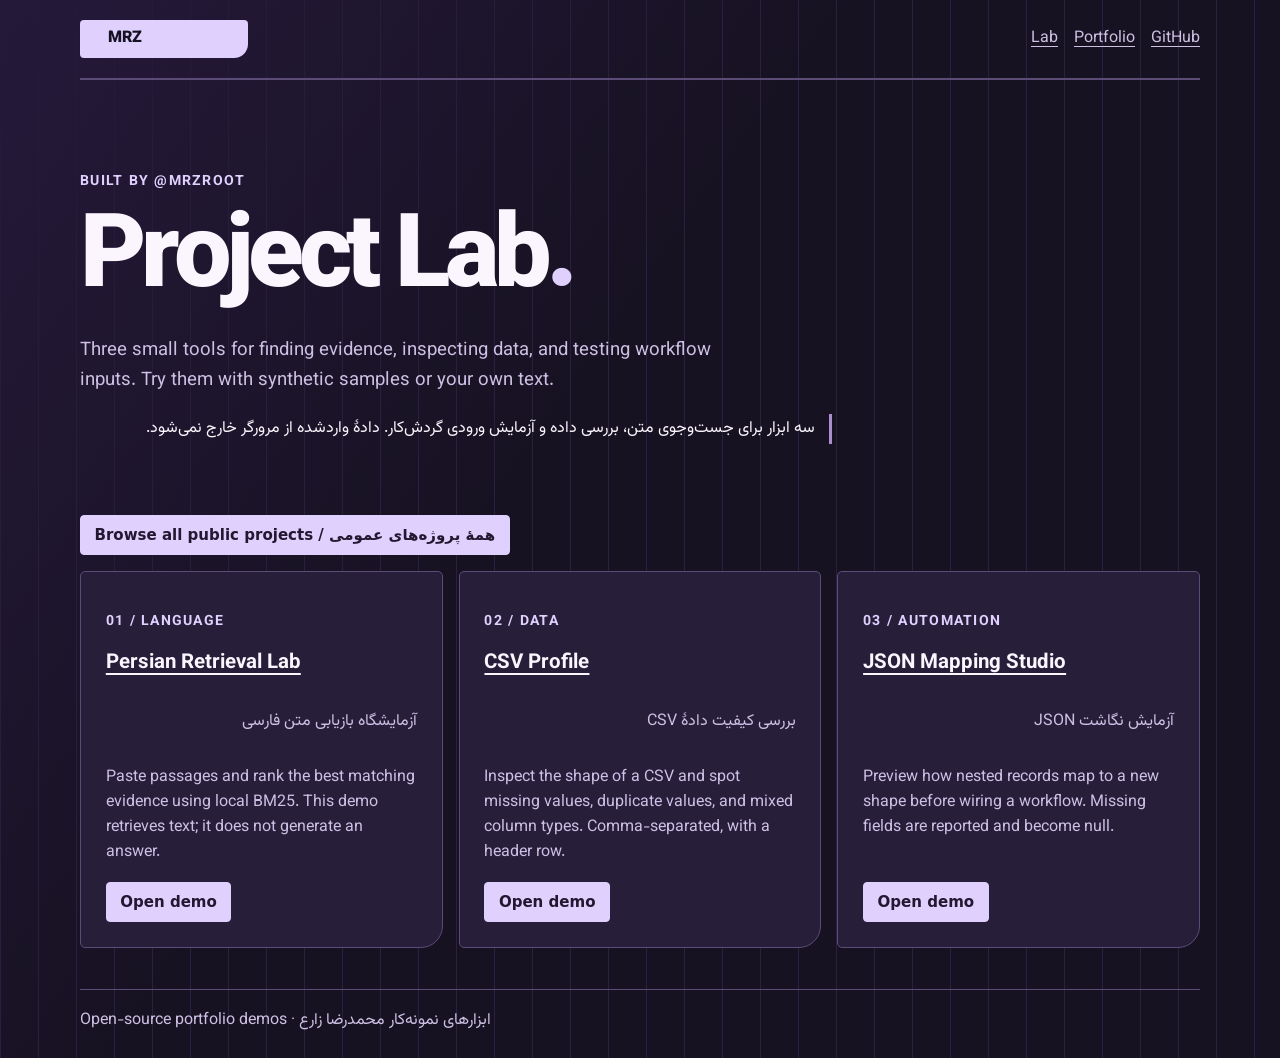
<file: projects/index.html>
<!doctype html>
<html lang="en"><head><meta charset="utf-8"><meta name="viewport" content="width=device-width, initial-scale=1">
<meta name="description" content="Project Lab · Developer tools by @mrzroot.">
<title>Project Lab · MRZ Project Lab</title><link rel="stylesheet" href="lab.css"></head>
<body><a class="skip" href="#main">Skip to content</a><header class="top"><a class="brand" href="./"><span aria-hidden="true">◈</span> MRZ <span>PROJECT LAB</span></a><nav><a href="./">Lab</a><a href="../">Portfolio</a><a href="https://github.com/mrzroot/website-portfolio-demos">GitHub</a></nav></header>
<main id="main"><section class="hero"><p class="eyebrow">BUILT BY @MRZROOT</p><h1>Project Lab<span>.</span></h1><p class="lead">Three small tools for finding evidence, inspecting data, and testing workflow inputs. Try them with synthetic samples or your own text.</p><p class="fa" lang="fa" dir="rtl">سه ابزار برای جست‌وجوی متن، بررسی داده و آزمایش ورودی گردش‌کار. دادهٔ واردشده از مرورگر خارج نمی‌شود.</p></section>
<p><a class="button" href="catalog.html">Browse all public projects / همهٔ پروژه‌های عمومی</a></p>
<section class="grid" aria-label="Projects"><article class="card"><p class="eyebrow">01 / LANGUAGE</p><h2><a href="./persian-retrieval/">Persian Retrieval Lab</a></h2><p lang="fa" dir="rtl">آزمایشگاه بازیابی متن فارسی</p><p>Paste passages and rank the best matching evidence using local BM25. This demo retrieves text; it does not generate an answer.</p><a class="button" href="./persian-retrieval/">Open demo</a></article><article class="card"><p class="eyebrow">02 / DATA</p><h2><a href="./csv-profile/">CSV Profile</a></h2><p lang="fa" dir="rtl">بررسی کیفیت دادهٔ CSV</p><p>Inspect the shape of a CSV and spot missing values, duplicate values, and mixed column types. Comma-separated, with a header row.</p><a class="button" href="./csv-profile/">Open demo</a></article><article class="card"><p class="eyebrow">03 / AUTOMATION</p><h2><a href="./json-mapping/">JSON Mapping Studio</a></h2><p lang="fa" dir="rtl">آزمایش نگاشت JSON</p><p>Preview how nested records map to a new shape before wiring a workflow. Missing fields are reported and become null.</p><a class="button" href="./json-mapping/">Open demo</a></article></section></main><footer>Open-source portfolio demos · <span lang="fa" dir="rtl">ابزارهای نمونه‌کار محمدرضا زارع</span></footer></body></html>
</file>
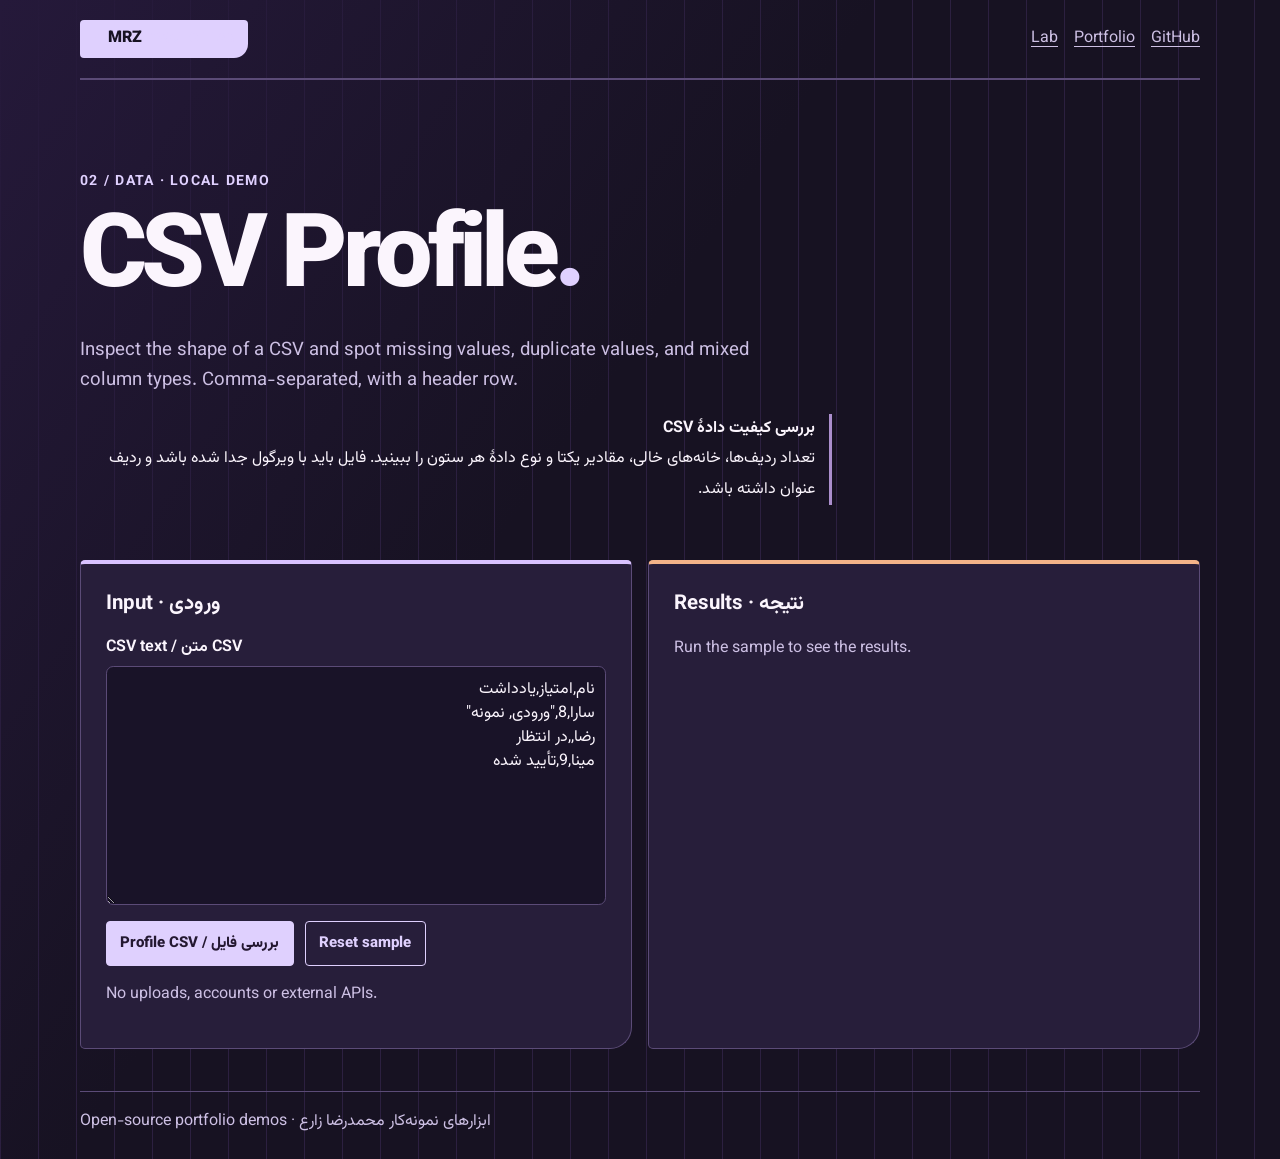
<file: projects/csv-profile/index.html>
<!doctype html>
<html lang="en"><head><meta charset="utf-8"><meta name="viewport" content="width=device-width, initial-scale=1">
<meta name="description" content="CSV Profile · Developer tools by @mrzroot.">
<title>CSV Profile · MRZ Project Lab</title><link rel="stylesheet" href="../lab.css"><script defer src="../logic.js"></script><script defer src="../ui.js"></script></head>
<body><a class="skip" href="#main">Skip to content</a><header class="top"><a class="brand" href="../"><span aria-hidden="true">◈</span> MRZ <span>PROJECT LAB</span></a><nav><a href="../">Lab</a><a href="../../">Portfolio</a><a href="https://github.com/mrzroot/website-portfolio-demos">GitHub</a></nav></header>
<main id="main"><section class="hero compact"><p class="eyebrow">02 / DATA · LOCAL DEMO</p><h1>CSV Profile<span>.</span></h1><p class="lead">Inspect the shape of a CSV and spot missing values, duplicate values, and mixed column types. Comma-separated, with a header row.</p><p class="fa" lang="fa" dir="rtl"><strong>بررسی کیفیت دادهٔ CSV</strong><br>تعداد ردیف‌ها، خانه‌های خالی، مقادیر یکتا و نوع دادهٔ هر ستون را ببینید. فایل باید با ویرگول جدا شده باشد و ردیف عنوان داشته باشد.</p></section>
 <div class="tool"><form id="tool" data-tool="csv"><h2>Input · ورودی</h2><label for="source">CSV text / متن CSV</label><textarea id="source" rows="9" maxlength="150000" dir="auto" required>نام,امتیاز,یادداشت
سارا,8,&quot;ورودی, نمونه&quot;
رضا,,در انتظار
مینا,9,تأیید شده</textarea><div class="actions"><button>Profile CSV / بررسی فایل</button><button type="reset" class="secondary">Reset sample</button></div><p class="hint">No uploads, accounts or external APIs.</p></form><section aria-labelledby="results"><h2 id="results">Results · نتیجه</h2><p id="status" role="status" aria-live="polite">Run the sample to see the results.</p><div id="result"></div></section></div><noscript><p>JavaScript is required to run this tool in your browser.</p></noscript></main><footer>Open-source portfolio demos · <span lang="fa" dir="rtl">ابزارهای نمونه‌کار محمدرضا زارع</span></footer></body></html>
</file>
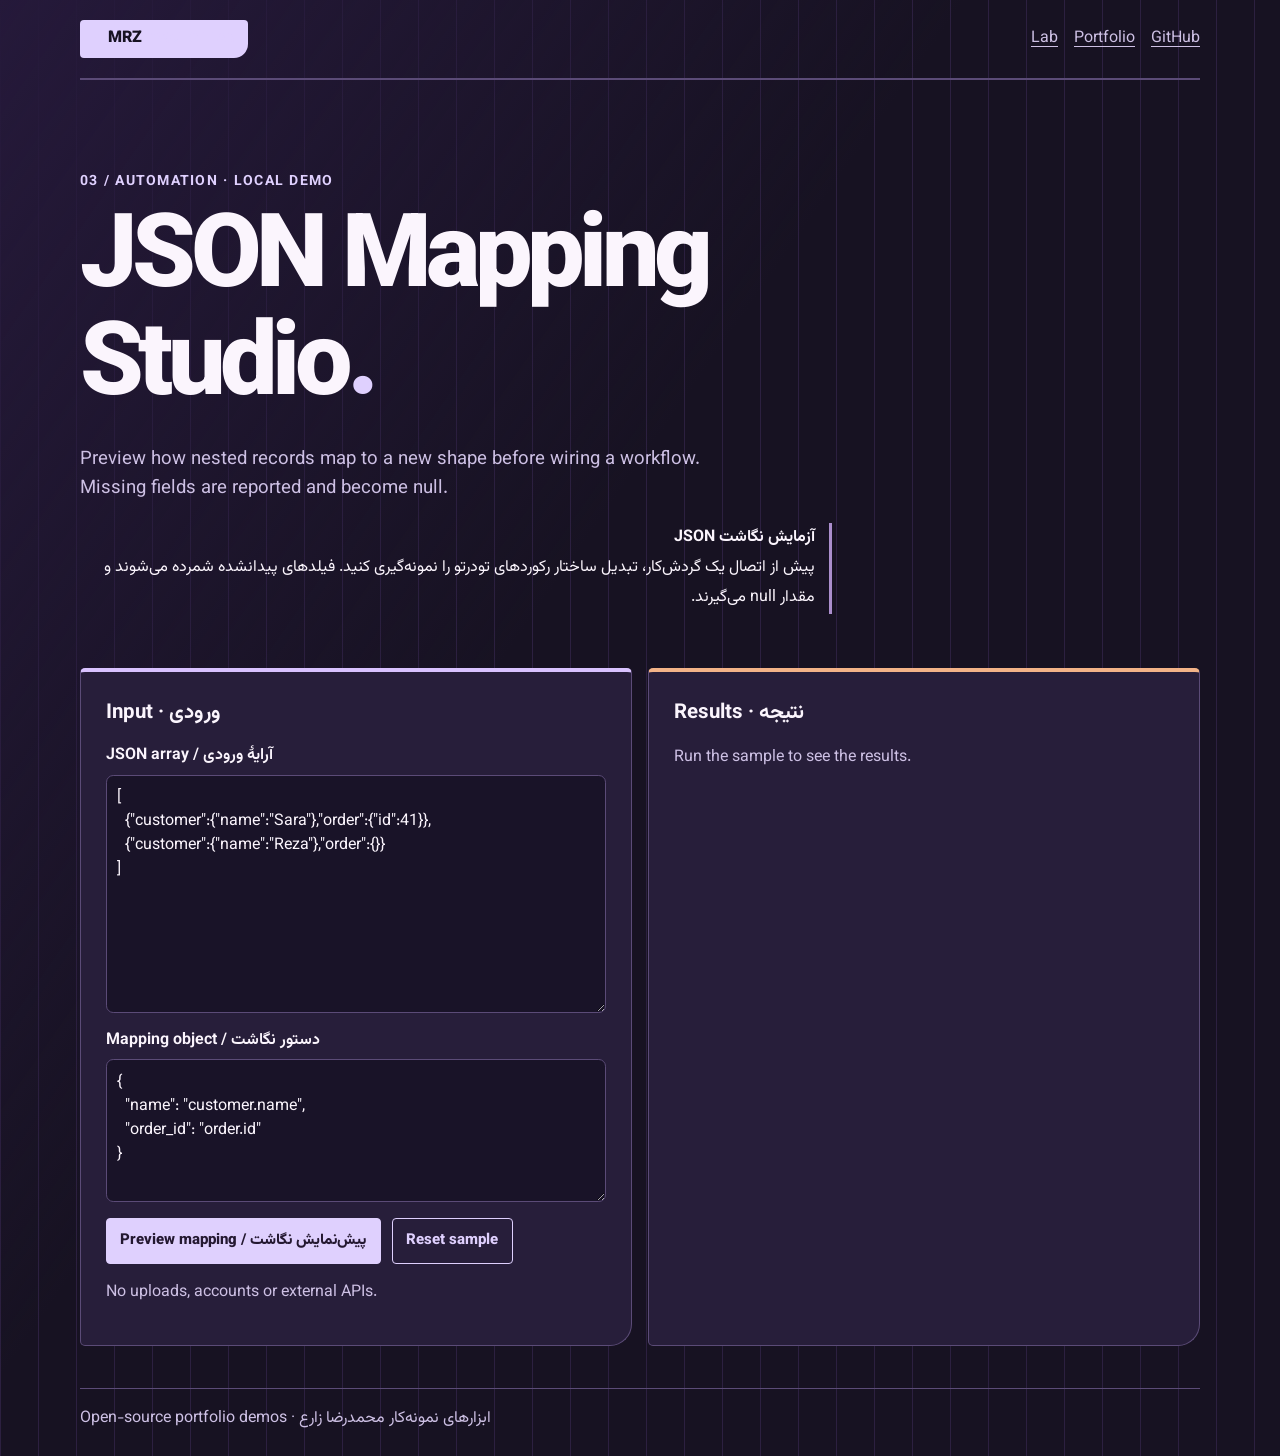
<file: projects/json-mapping/index.html>
<!doctype html>
<html lang="en"><head><meta charset="utf-8"><meta name="viewport" content="width=device-width, initial-scale=1">
<meta name="description" content="JSON Mapping Studio · Developer tools by @mrzroot.">
<title>JSON Mapping Studio · MRZ Project Lab</title><link rel="stylesheet" href="../lab.css"><script defer src="../logic.js"></script><script defer src="../ui.js"></script></head>
<body><a class="skip" href="#main">Skip to content</a><header class="top"><a class="brand" href="../"><span aria-hidden="true">◈</span> MRZ <span>PROJECT LAB</span></a><nav><a href="../">Lab</a><a href="../../">Portfolio</a><a href="https://github.com/mrzroot/website-portfolio-demos">GitHub</a></nav></header>
<main id="main"><section class="hero compact"><p class="eyebrow">03 / AUTOMATION · LOCAL DEMO</p><h1>JSON Mapping Studio<span>.</span></h1><p class="lead">Preview how nested records map to a new shape before wiring a workflow. Missing fields are reported and become null.</p><p class="fa" lang="fa" dir="rtl"><strong>آزمایش نگاشت JSON</strong><br>پیش از اتصال یک گردش‌کار، تبدیل ساختار رکوردهای تودرتو را نمونه‌گیری کنید. فیلدهای پیدا‌نشده شمرده می‌شوند و مقدار null می‌گیرند.</p></section>
 <div class="tool"><form id="tool" data-tool="map"><h2>Input · ورودی</h2><label for="source">JSON array / آرایهٔ ورودی</label><textarea id="source" rows="9" maxlength="150000" dir="auto" required>[
  {&quot;customer&quot;:{&quot;name&quot;:&quot;Sara&quot;},&quot;order&quot;:{&quot;id&quot;:41}},
  {&quot;customer&quot;:{&quot;name&quot;:&quot;Reza&quot;},&quot;order&quot;:{}}
]</textarea><label for="extra">Mapping object / دستور نگاشت</label><textarea id="extra" rows="5" maxlength="50000" dir="auto" required>{
  &quot;name&quot;: &quot;customer.name&quot;,
  &quot;order_id&quot;: &quot;order.id&quot;
}</textarea><div class="actions"><button>Preview mapping / پیش‌نمایش نگاشت</button><button type="reset" class="secondary">Reset sample</button></div><p class="hint">No uploads, accounts or external APIs.</p></form><section aria-labelledby="results"><h2 id="results">Results · نتیجه</h2><p id="status" role="status" aria-live="polite">Run the sample to see the results.</p><div id="result"></div></section></div><noscript><p>JavaScript is required to run this tool in your browser.</p></noscript></main><footer>Open-source portfolio demos · <span lang="fa" dir="rtl">ابزارهای نمونه‌کار محمدرضا زارع</span></footer></body></html>
</file>
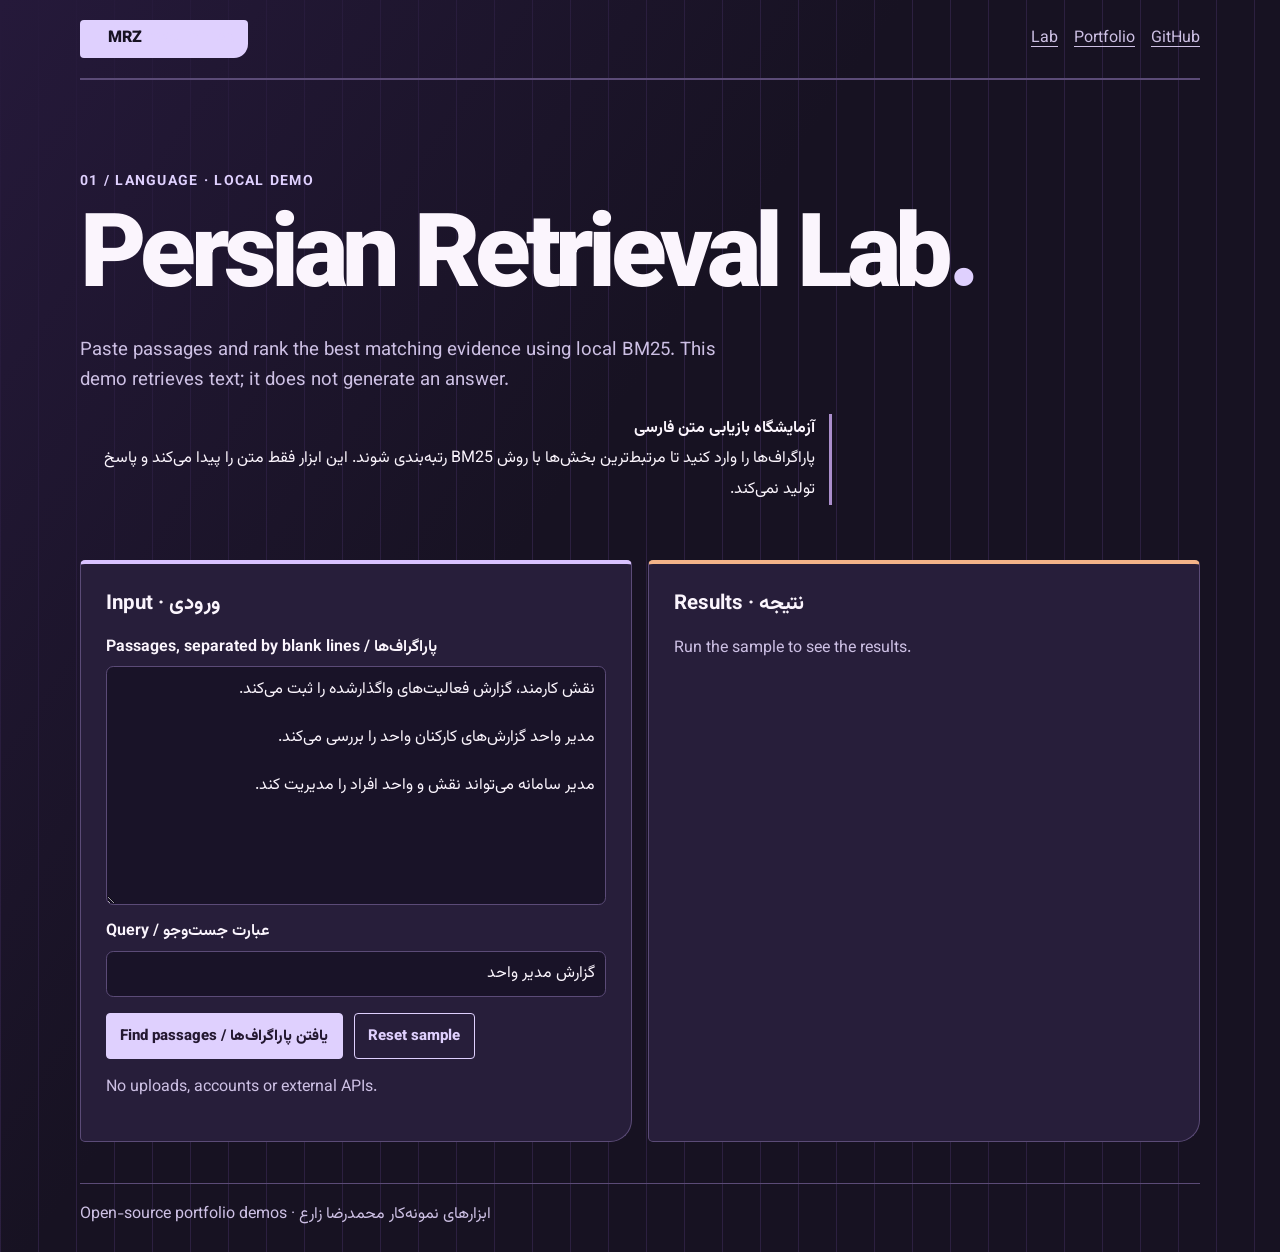
<file: projects/persian-retrieval/index.html>
<!doctype html>
<html lang="en"><head><meta charset="utf-8"><meta name="viewport" content="width=device-width, initial-scale=1">
<meta name="description" content="Persian Retrieval Lab · Developer tools by @mrzroot.">
<title>Persian Retrieval Lab · MRZ Project Lab</title><link rel="stylesheet" href="../lab.css"><script defer src="../logic.js"></script><script defer src="../ui.js"></script></head>
<body><a class="skip" href="#main">Skip to content</a><header class="top"><a class="brand" href="../"><span aria-hidden="true">◈</span> MRZ <span>PROJECT LAB</span></a><nav><a href="../">Lab</a><a href="../../">Portfolio</a><a href="https://github.com/mrzroot/website-portfolio-demos">GitHub</a></nav></header>
<main id="main"><section class="hero compact"><p class="eyebrow">01 / LANGUAGE · LOCAL DEMO</p><h1>Persian Retrieval Lab<span>.</span></h1><p class="lead">Paste passages and rank the best matching evidence using local BM25. This demo retrieves text; it does not generate an answer.</p><p class="fa" lang="fa" dir="rtl"><strong>آزمایشگاه بازیابی متن فارسی</strong><br>پاراگراف‌ها را وارد کنید تا مرتبط‌ترین بخش‌ها با روش BM25 رتبه‌بندی شوند. این ابزار فقط متن را پیدا می‌کند و پاسخ تولید نمی‌کند.</p></section>
 <div class="tool"><form id="tool" data-tool="search"><h2>Input · ورودی</h2><label for="source">Passages, separated by blank lines / پاراگراف‌ها</label><textarea id="source" rows="9" maxlength="150000" dir="auto" required>نقش کارمند، گزارش فعالیت‌های واگذارشده را ثبت می‌کند.

مدیر واحد گزارش‌های کارکنان واحد را بررسی می‌کند.

مدیر سامانه می‌تواند نقش و واحد افراد را مدیریت کند.</textarea><label for="extra">Query / عبارت جست‌وجو</label><input id="extra" maxlength="2000" dir="auto" value="گزارش مدیر واحد" required><div class="actions"><button>Find passages / یافتن پاراگراف‌ها</button><button type="reset" class="secondary">Reset sample</button></div><p class="hint">No uploads, accounts or external APIs.</p></form><section aria-labelledby="results"><h2 id="results">Results · نتیجه</h2><p id="status" role="status" aria-live="polite">Run the sample to see the results.</p><div id="result"></div></section></div><noscript><p>JavaScript is required to run this tool in your browser.</p></noscript></main><footer>Open-source portfolio demos · <span lang="fa" dir="rtl">ابزارهای نمونه‌کار محمدرضا زارع</span></footer></body></html>
</file>
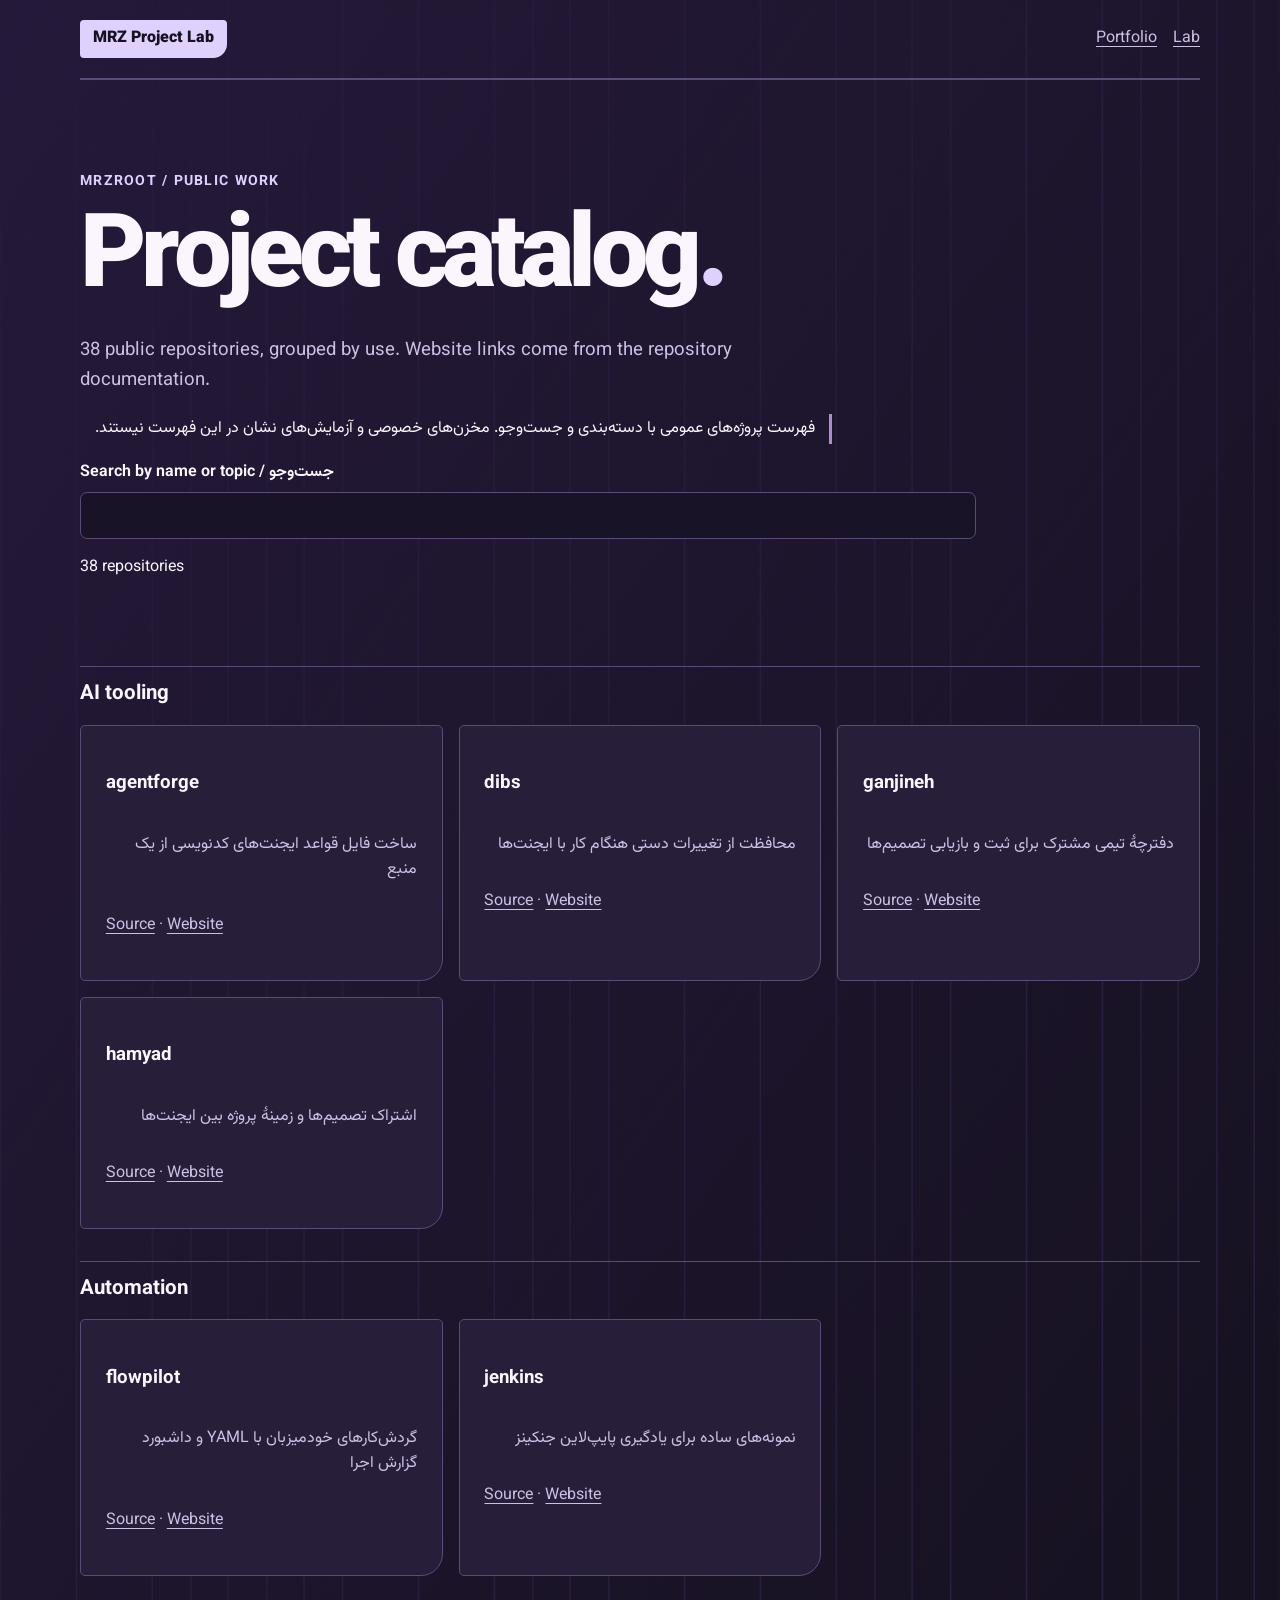
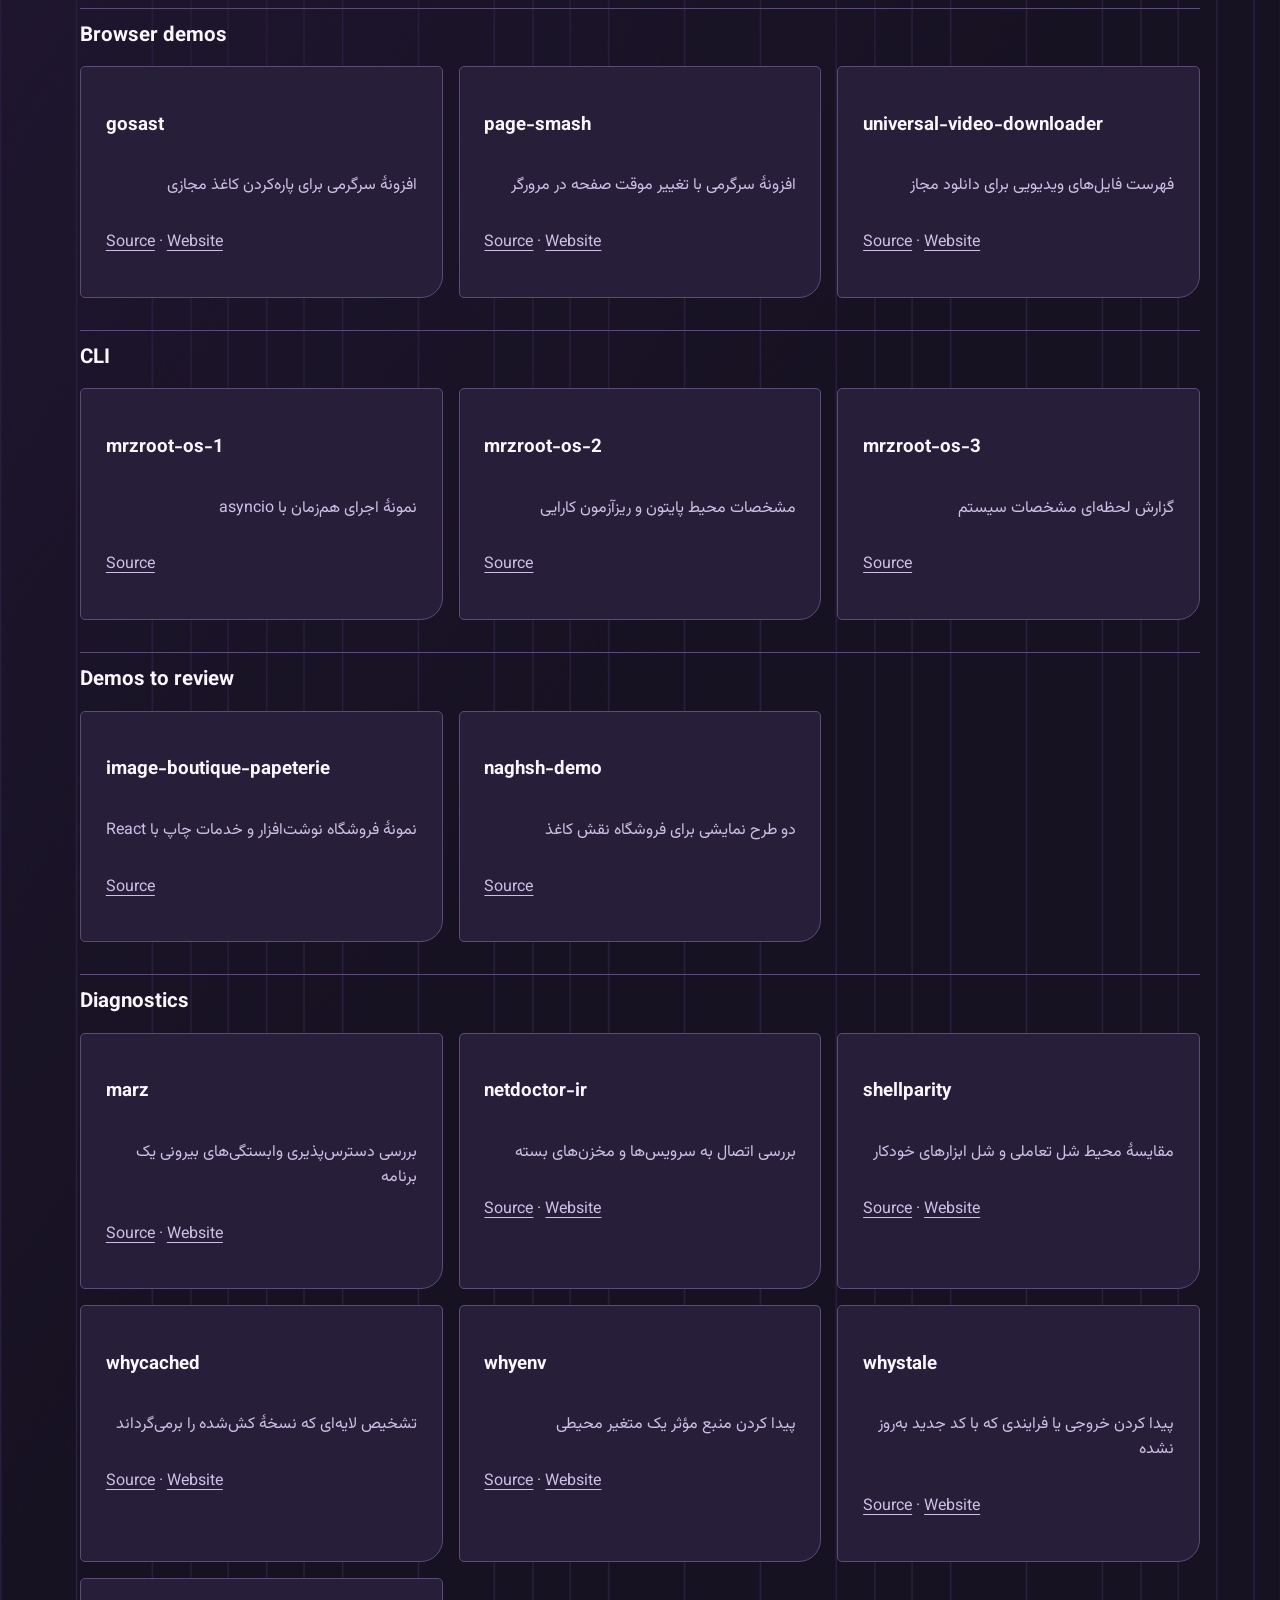
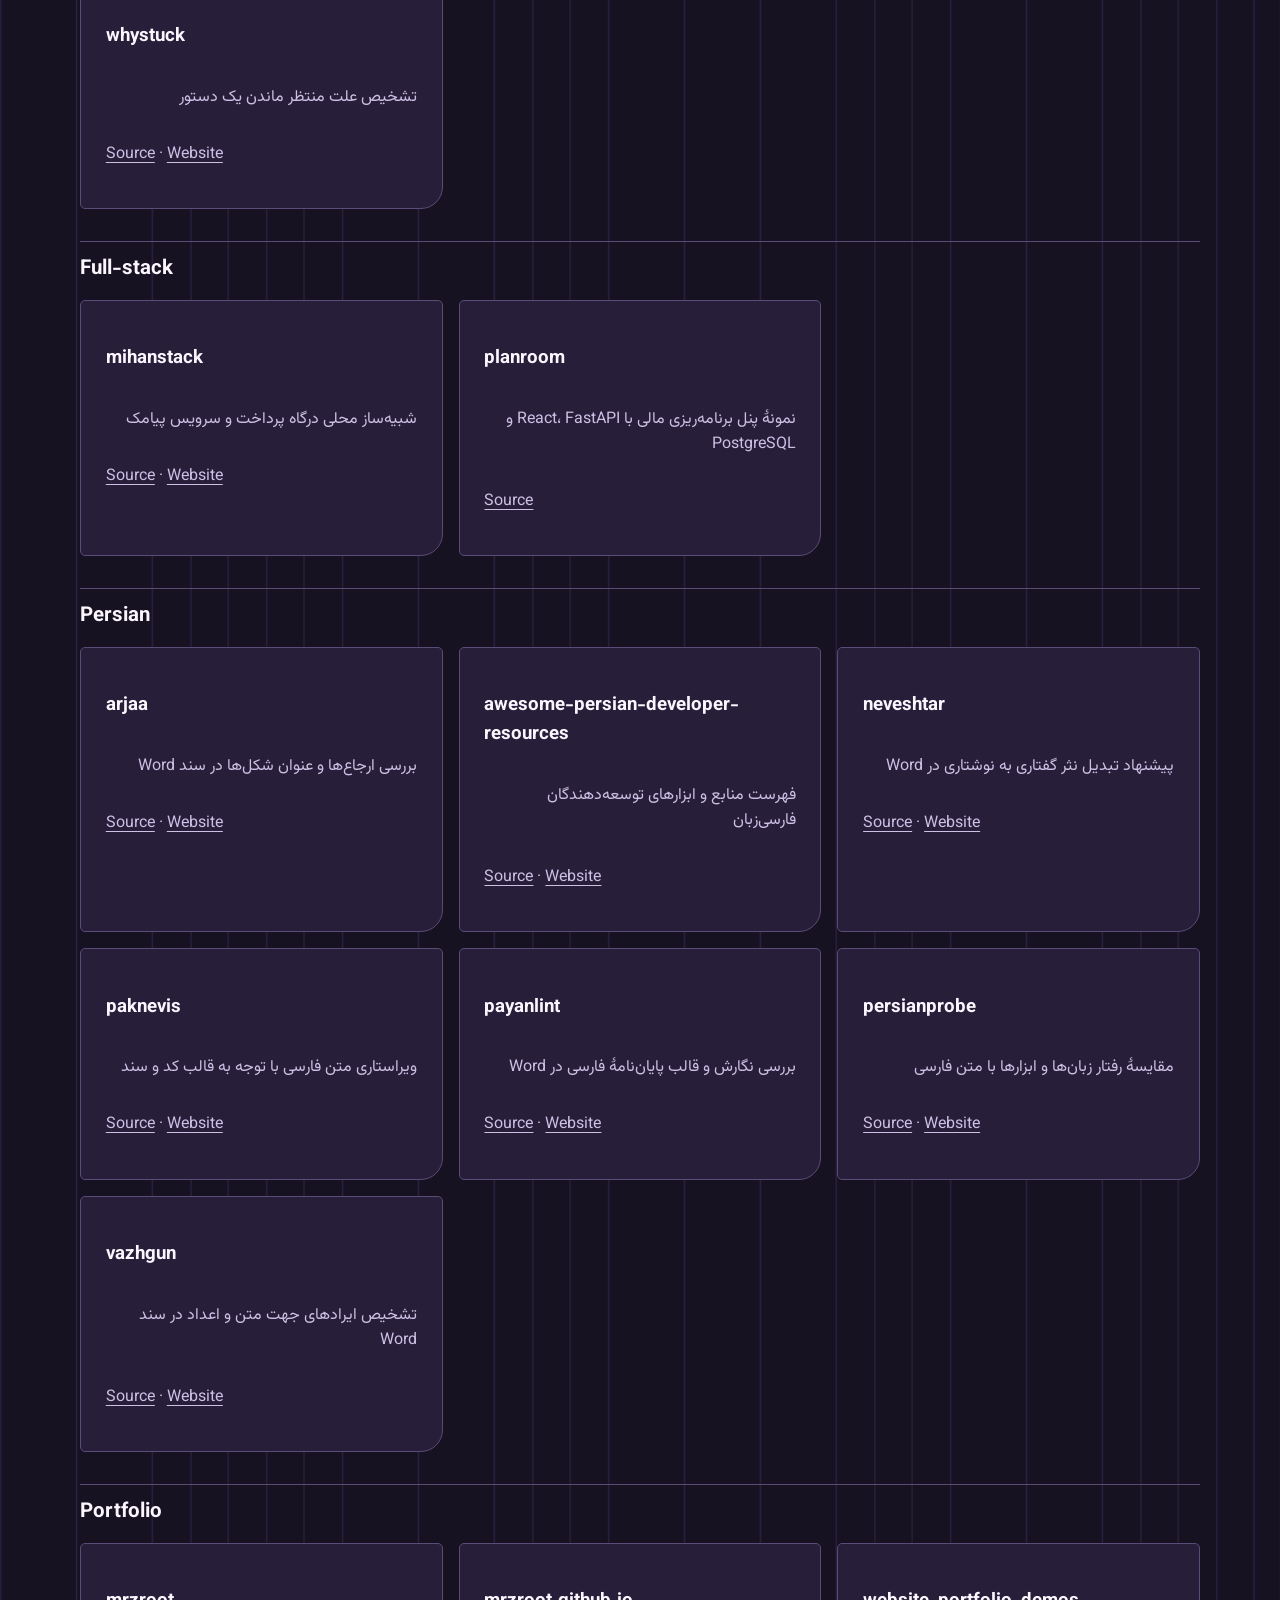
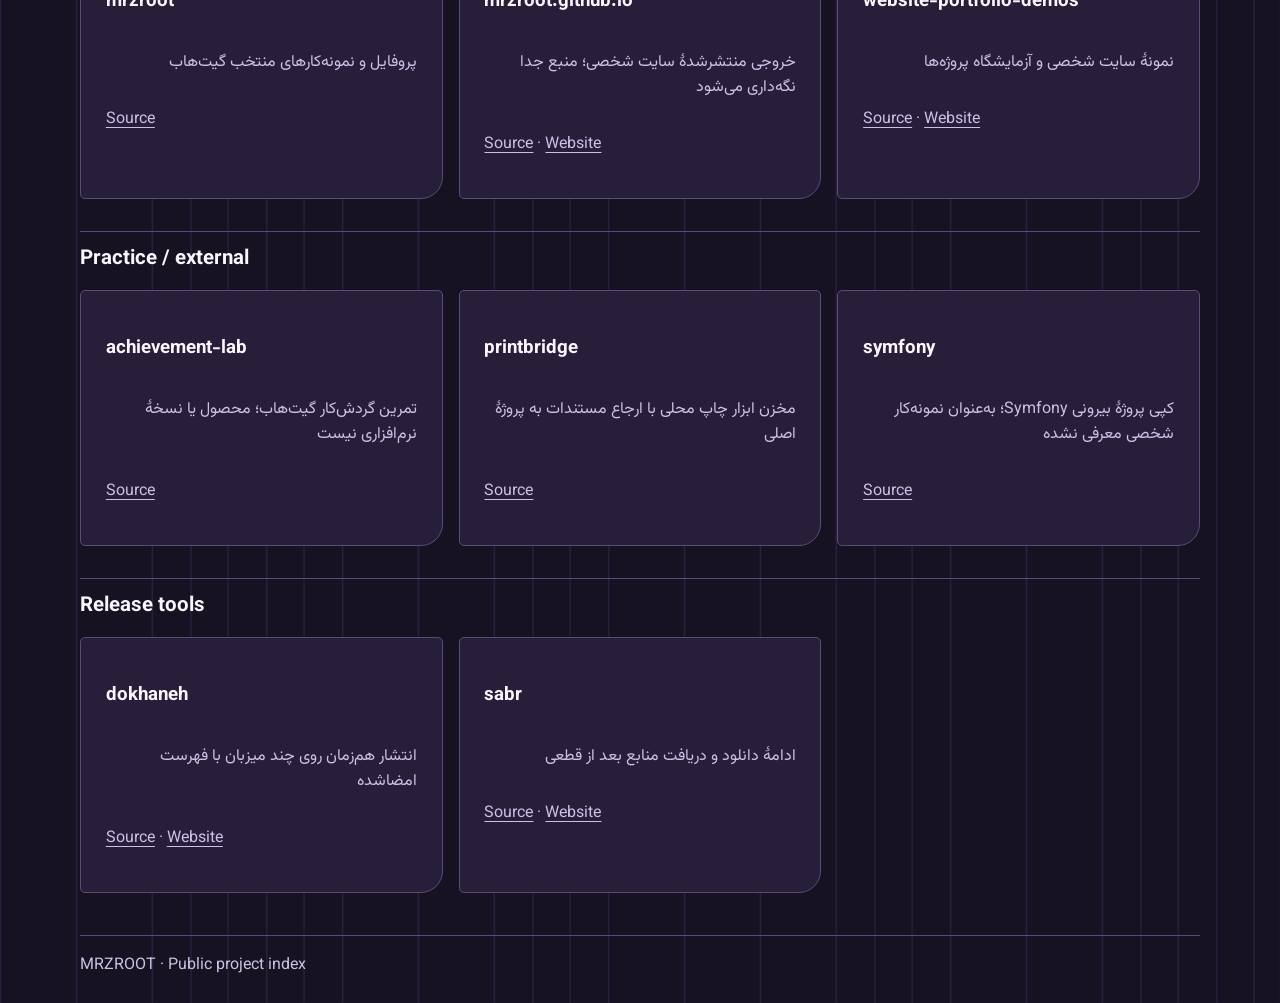
<file: projects/catalog.html>
<!doctype html><html lang="en"><head><meta charset="utf-8"><meta name="viewport" content="width=device-width, initial-scale=1"><title>Project catalog · MRZROOT</title><meta name="description" content="Search public projects and demos by topic."><link rel="stylesheet" href="lab.css"><style>.catalog-group{margin:2rem 0}.item:target{outline:2px solid var(--ink)}[hidden]{display:none!important}a{overflow-wrap:anywhere}</style></head><body><header class="top"><a class="brand" href="./">MRZ Project Lab</a><nav><a href="../">Portfolio</a><a href="./">Lab</a></nav></header><main><section class="hero compact"><p class="eyebrow">MRZROOT / PUBLIC WORK</p><h1>Project catalog<span>.</span></h1><p class="lead">38 public repositories, grouped by use. Website links come from the repository documentation.</p><p class="fa" lang="fa" dir="rtl">فهرست پروژه‌های عمومی با دسته‌بندی و جست‌وجو. مخزن‌های خصوصی و آزمایش‌های نشان در این فهرست نیستند.</p><label for="query">Search by name or topic / جست‌وجو</label><input id="query" type="search" dir="auto"><p id="count" role="status">38 repositories</p></section><section class="catalog-group" aria-label="AI tooling"><h2>AI tooling</h2><div class="grid"><article class="card item" id="agentforge" data-search="agentforge AI tooling ساخت فایل قواعد ایجنت‌های کدنویسی از یک منبع"><h3>agentforge</h3><p lang="fa" dir="rtl">ساخت فایل قواعد ایجنت‌های کدنویسی از یک منبع</p><p><a href="https://github.com/mrzroot/agentforge">Source</a> · <a href="https://mrzroot.github.io/agentforge/">Website</a></p></article><article class="card item" id="dibs" data-search="dibs AI tooling محافظت از تغییرات دستی هنگام کار با ایجنت‌ها"><h3>dibs</h3><p lang="fa" dir="rtl">محافظت از تغییرات دستی هنگام کار با ایجنت‌ها</p><p><a href="https://github.com/mrzroot/dibs">Source</a> · <a href="https://mrzroot.github.io/dibs/">Website</a></p></article><article class="card item" id="ganjineh" data-search="ganjineh AI tooling دفترچهٔ تیمی مشترک برای ثبت و بازیابی تصمیم‌ها"><h3>ganjineh</h3><p lang="fa" dir="rtl">دفترچهٔ تیمی مشترک برای ثبت و بازیابی تصمیم‌ها</p><p><a href="https://github.com/mrzroot/ganjineh">Source</a> · <a href="https://mrzroot.github.io/ganjineh/">Website</a></p></article><article class="card item" id="hamyad" data-search="hamyad AI tooling اشتراک تصمیم‌ها و زمینهٔ پروژه بین ایجنت‌ها"><h3>hamyad</h3><p lang="fa" dir="rtl">اشتراک تصمیم‌ها و زمینهٔ پروژه بین ایجنت‌ها</p><p><a href="https://github.com/mrzroot/hamyad">Source</a> · <a href="https://mrzroot.github.io/hamyad/">Website</a></p></article></div></section><section class="catalog-group" aria-label="Automation"><h2>Automation</h2><div class="grid"><article class="card item" id="flowpilot" data-search="flowpilot Automation گردش‌کارهای خودمیزبان با YAML و داشبورد گزارش اجرا"><h3>flowpilot</h3><p lang="fa" dir="rtl">گردش‌کارهای خودمیزبان با YAML و داشبورد گزارش اجرا</p><p><a href="https://github.com/mrzroot/flowpilot">Source</a> · <a href="https://mrzroot.github.io/flowpilot/">Website</a></p></article><article class="card item" id="jenkins" data-search="jenkins Automation نمونه‌های ساده برای یادگیری پایپ‌لاین جنکینز"><h3>jenkins</h3><p lang="fa" dir="rtl">نمونه‌های ساده برای یادگیری پایپ‌لاین جنکینز</p><p><a href="https://github.com/mrzroot/jenkins">Source</a> · <a href="https://mrzroot.github.io/jenkins/">Website</a></p></article></div></section><section class="catalog-group" aria-label="Browser demos"><h2>Browser demos</h2><div class="grid"><article class="card item" id="gosast" data-search="gosast Browser demos افزونهٔ سرگرمی برای پاره‌کردن کاغذ مجازی"><h3>gosast</h3><p lang="fa" dir="rtl">افزونهٔ سرگرمی برای پاره‌کردن کاغذ مجازی</p><p><a href="https://github.com/mrzroot/gosast">Source</a> · <a href="https://mrzroot.github.io/gosast/">Website</a></p></article><article class="card item" id="page-smash" data-search="page-smash Browser demos افزونهٔ سرگرمی با تغییر موقت صفحه در مرورگر"><h3>page-smash</h3><p lang="fa" dir="rtl">افزونهٔ سرگرمی با تغییر موقت صفحه در مرورگر</p><p><a href="https://github.com/mrzroot/page-smash">Source</a> · <a href="https://mrzroot.github.io/page-smash/">Website</a></p></article><article class="card item" id="universal-video-downloader" data-search="universal-video-downloader Browser demos فهرست فایل‌های ویدیویی برای دانلود مجاز"><h3>universal-video-downloader</h3><p lang="fa" dir="rtl">فهرست فایل‌های ویدیویی برای دانلود مجاز</p><p><a href="https://github.com/mrzroot/universal-video-downloader">Source</a> · <a href="https://mrzroot.github.io/universal-video-downloader/">Website</a></p></article></div></section><section class="catalog-group" aria-label="CLI"><h2>CLI</h2><div class="grid"><article class="card item" id="mrzroot-os-1" data-search="mrzroot-os-1 CLI نمونهٔ اجرای هم‌زمان با asyncio"><h3>mrzroot-os-1</h3><p lang="fa" dir="rtl">نمونهٔ اجرای هم‌زمان با asyncio</p><p><a href="https://github.com/mrzroot/mrzroot-os-1">Source</a></p></article><article class="card item" id="mrzroot-os-2" data-search="mrzroot-os-2 CLI مشخصات محیط پایتون و ریزآزمون کارایی"><h3>mrzroot-os-2</h3><p lang="fa" dir="rtl">مشخصات محیط پایتون و ریزآزمون کارایی</p><p><a href="https://github.com/mrzroot/mrzroot-os-2">Source</a></p></article><article class="card item" id="mrzroot-os-3" data-search="mrzroot-os-3 CLI گزارش لحظه‌ای مشخصات سیستم"><h3>mrzroot-os-3</h3><p lang="fa" dir="rtl">گزارش لحظه‌ای مشخصات سیستم</p><p><a href="https://github.com/mrzroot/mrzroot-os-3">Source</a></p></article></div></section><section class="catalog-group" aria-label="Demos to review"><h2>Demos to review</h2><div class="grid"><article class="card item" id="image-boutique-papeterie" data-search="image-boutique-papeterie Demos to review نمونهٔ فروشگاه نوشت‌افزار و خدمات چاپ با React"><h3>image-boutique-papeterie</h3><p lang="fa" dir="rtl">نمونهٔ فروشگاه نوشت‌افزار و خدمات چاپ با React</p><p><a href="https://github.com/mrzroot/image-boutique-papeterie">Source</a></p></article><article class="card item" id="naghsh-demo" data-search="naghsh-demo Demos to review دو طرح نمایشی برای فروشگاه نقش کاغذ"><h3>naghsh-demo</h3><p lang="fa" dir="rtl">دو طرح نمایشی برای فروشگاه نقش کاغذ</p><p><a href="https://github.com/mrzroot/naghsh-demo">Source</a></p></article></div></section><section class="catalog-group" aria-label="Diagnostics"><h2>Diagnostics</h2><div class="grid"><article class="card item" id="marz" data-search="marz Diagnostics بررسی دسترس‌پذیری وابستگی‌های بیرونی یک برنامه"><h3>marz</h3><p lang="fa" dir="rtl">بررسی دسترس‌پذیری وابستگی‌های بیرونی یک برنامه</p><p><a href="https://github.com/mrzroot/marz">Source</a> · <a href="https://mrzroot.github.io/marz/">Website</a></p></article><article class="card item" id="netdoctor-ir" data-search="netdoctor-ir Diagnostics بررسی اتصال به سرویس‌ها و مخزن‌های بسته"><h3>netdoctor-ir</h3><p lang="fa" dir="rtl">بررسی اتصال به سرویس‌ها و مخزن‌های بسته</p><p><a href="https://github.com/mrzroot/netdoctor-ir">Source</a> · <a href="https://mrzroot.github.io/netdoctor-ir/">Website</a></p></article><article class="card item" id="shellparity" data-search="shellparity Diagnostics مقایسهٔ محیط شل تعاملی و شل ابزارهای خودکار"><h3>shellparity</h3><p lang="fa" dir="rtl">مقایسهٔ محیط شل تعاملی و شل ابزارهای خودکار</p><p><a href="https://github.com/mrzroot/shellparity">Source</a> · <a href="https://mrzroot.github.io/shellparity/">Website</a></p></article><article class="card item" id="whycached" data-search="whycached Diagnostics تشخیص لایه‌ای که نسخهٔ کش‌شده را برمی‌گرداند"><h3>whycached</h3><p lang="fa" dir="rtl">تشخیص لایه‌ای که نسخهٔ کش‌شده را برمی‌گرداند</p><p><a href="https://github.com/mrzroot/whycached">Source</a> · <a href="https://mrzroot.github.io/whycached/">Website</a></p></article><article class="card item" id="whyenv" data-search="whyenv Diagnostics پیدا کردن منبع مؤثر یک متغیر محیطی"><h3>whyenv</h3><p lang="fa" dir="rtl">پیدا کردن منبع مؤثر یک متغیر محیطی</p><p><a href="https://github.com/mrzroot/whyenv">Source</a> · <a href="https://mrzroot.github.io/whyenv/">Website</a></p></article><article class="card item" id="whystale" data-search="whystale Diagnostics پیدا کردن خروجی یا فرایندی که با کد جدید به‌روز نشده"><h3>whystale</h3><p lang="fa" dir="rtl">پیدا کردن خروجی یا فرایندی که با کد جدید به‌روز نشده</p><p><a href="https://github.com/mrzroot/whystale">Source</a> · <a href="https://mrzroot.github.io/whystale/">Website</a></p></article><article class="card item" id="whystuck" data-search="whystuck Diagnostics تشخیص علت منتظر ماندن یک دستور"><h3>whystuck</h3><p lang="fa" dir="rtl">تشخیص علت منتظر ماندن یک دستور</p><p><a href="https://github.com/mrzroot/whystuck">Source</a> · <a href="https://mrzroot.github.io/whystuck/">Website</a></p></article></div></section><section class="catalog-group" aria-label="Full-stack"><h2>Full-stack</h2><div class="grid"><article class="card item" id="mihanstack" data-search="mihanstack Full-stack شبیه‌ساز محلی درگاه پرداخت و سرویس پیامک"><h3>mihanstack</h3><p lang="fa" dir="rtl">شبیه‌ساز محلی درگاه پرداخت و سرویس پیامک</p><p><a href="https://github.com/mrzroot/mihanstack">Source</a> · <a href="https://mrzroot.github.io/mihanstack/">Website</a></p></article><article class="card item" id="planroom" data-search="planroom Full-stack نمونهٔ پنل برنامه‌ریزی مالی با React، FastAPI و PostgreSQL"><h3>planroom</h3><p lang="fa" dir="rtl">نمونهٔ پنل برنامه‌ریزی مالی با React، FastAPI و PostgreSQL</p><p><a href="https://github.com/mrzroot/planroom">Source</a></p></article></div></section><section class="catalog-group" aria-label="Persian"><h2>Persian</h2><div class="grid"><article class="card item" id="arjaa" data-search="arjaa Persian بررسی ارجاع‌ها و عنوان شکل‌ها در سند Word"><h3>arjaa</h3><p lang="fa" dir="rtl">بررسی ارجاع‌ها و عنوان شکل‌ها در سند Word</p><p><a href="https://github.com/mrzroot/arjaa">Source</a> · <a href="https://mrzroot.github.io/arjaa/">Website</a></p></article><article class="card item" id="awesome-persian-developer-resources" data-search="awesome-persian-developer-resources Persian فهرست منابع و ابزارهای توسعه‌دهندگان فارسی‌زبان"><h3>awesome-persian-developer-resources</h3><p lang="fa" dir="rtl">فهرست منابع و ابزارهای توسعه‌دهندگان فارسی‌زبان</p><p><a href="https://github.com/mrzroot/awesome-persian-developer-resources">Source</a> · <a href="https://mrzroot.github.io/awesome-persian-developer-resources/">Website</a></p></article><article class="card item" id="neveshtar" data-search="neveshtar Persian پیشنهاد تبدیل نثر گفتاری به نوشتاری در Word"><h3>neveshtar</h3><p lang="fa" dir="rtl">پیشنهاد تبدیل نثر گفتاری به نوشتاری در Word</p><p><a href="https://github.com/mrzroot/neveshtar">Source</a> · <a href="https://mrzroot.github.io/neveshtar/">Website</a></p></article><article class="card item" id="paknevis" data-search="paknevis Persian ویراستاری متن فارسی با توجه به قالب کد و سند"><h3>paknevis</h3><p lang="fa" dir="rtl">ویراستاری متن فارسی با توجه به قالب کد و سند</p><p><a href="https://github.com/mrzroot/paknevis">Source</a> · <a href="https://mrzroot.github.io/paknevis/">Website</a></p></article><article class="card item" id="payanlint" data-search="payanlint Persian بررسی نگارش و قالب پایان‌نامهٔ فارسی در Word"><h3>payanlint</h3><p lang="fa" dir="rtl">بررسی نگارش و قالب پایان‌نامهٔ فارسی در Word</p><p><a href="https://github.com/mrzroot/payanlint">Source</a> · <a href="https://mrzroot.github.io/payanlint/">Website</a></p></article><article class="card item" id="persianprobe" data-search="persianprobe Persian مقایسهٔ رفتار زبان‌ها و ابزارها با متن فارسی"><h3>persianprobe</h3><p lang="fa" dir="rtl">مقایسهٔ رفتار زبان‌ها و ابزارها با متن فارسی</p><p><a href="https://github.com/mrzroot/persianprobe">Source</a> · <a href="https://mrzroot.github.io/persianprobe/">Website</a></p></article><article class="card item" id="vazhgun" data-search="vazhgun Persian تشخیص ایرادهای جهت متن و اعداد در سند Word"><h3>vazhgun</h3><p lang="fa" dir="rtl">تشخیص ایرادهای جهت متن و اعداد در سند Word</p><p><a href="https://github.com/mrzroot/vazhgun">Source</a> · <a href="https://mrzroot.github.io/vazhgun/">Website</a></p></article></div></section><section class="catalog-group" aria-label="Portfolio"><h2>Portfolio</h2><div class="grid"><article class="card item" id="mrzroot" data-search="mrzroot Portfolio پروفایل و نمونه‌کارهای منتخب گیت‌هاب"><h3>mrzroot</h3><p lang="fa" dir="rtl">پروفایل و نمونه‌کارهای منتخب گیت‌هاب</p><p><a href="https://github.com/mrzroot/mrzroot">Source</a></p></article><article class="card item" id="mrzroot.github.io" data-search="mrzroot.github.io Portfolio خروجی منتشرشدهٔ سایت شخصی؛ منبع جدا نگه‌داری می‌شود"><h3>mrzroot.github.io</h3><p lang="fa" dir="rtl">خروجی منتشرشدهٔ سایت شخصی؛ منبع جدا نگه‌داری می‌شود</p><p><a href="https://github.com/mrzroot/mrzroot.github.io">Source</a> · <a href="https://mrzroot.github.io/">Website</a></p></article><article class="card item" id="website-portfolio-demos" data-search="website-portfolio-demos Portfolio نمونهٔ سایت شخصی و آزمایشگاه پروژه‌ها"><h3>website-portfolio-demos</h3><p lang="fa" dir="rtl">نمونهٔ سایت شخصی و آزمایشگاه پروژه‌ها</p><p><a href="https://github.com/mrzroot/website-portfolio-demos">Source</a> · <a href="https://mrzroot.github.io/website-portfolio-demos/">Website</a></p></article></div></section><section class="catalog-group" aria-label="Practice / external"><h2>Practice / external</h2><div class="grid"><article class="card item" id="achievement-lab" data-search="achievement-lab Practice / external تمرین گردش‌کار گیت‌هاب؛ محصول یا نسخهٔ نرم‌افزاری نیست"><h3>achievement-lab</h3><p lang="fa" dir="rtl">تمرین گردش‌کار گیت‌هاب؛ محصول یا نسخهٔ نرم‌افزاری نیست</p><p><a href="https://github.com/mrzroot/achievement-lab">Source</a></p></article><article class="card item" id="printbridge" data-search="printbridge Practice / external مخزن ابزار چاپ محلی با ارجاع مستندات به پروژهٔ اصلی"><h3>printbridge</h3><p lang="fa" dir="rtl">مخزن ابزار چاپ محلی با ارجاع مستندات به پروژهٔ اصلی</p><p><a href="https://github.com/mrzroot/printbridge">Source</a></p></article><article class="card item" id="symfony" data-search="symfony Practice / external کپی پروژهٔ بیرونی Symfony؛ به‌عنوان نمونه‌کار شخصی معرفی نشده"><h3>symfony</h3><p lang="fa" dir="rtl">کپی پروژهٔ بیرونی Symfony؛ به‌عنوان نمونه‌کار شخصی معرفی نشده</p><p><a href="https://github.com/mrzroot/symfony">Source</a></p></article></div></section><section class="catalog-group" aria-label="Release tools"><h2>Release tools</h2><div class="grid"><article class="card item" id="dokhaneh" data-search="dokhaneh Release tools انتشار هم‌زمان روی چند میزبان با فهرست امضاشده"><h3>dokhaneh</h3><p lang="fa" dir="rtl">انتشار هم‌زمان روی چند میزبان با فهرست امضاشده</p><p><a href="https://github.com/mrzroot/dokhaneh">Source</a> · <a href="https://mrzroot.github.io/dokhaneh/">Website</a></p></article><article class="card item" id="sabr" data-search="sabr Release tools ادامهٔ دانلود و دریافت منابع بعد از قطعی"><h3>sabr</h3><p lang="fa" dir="rtl">ادامهٔ دانلود و دریافت منابع بعد از قطعی</p><p><a href="https://github.com/mrzroot/sabr">Source</a> · <a href="https://mrzroot.github.io/sabr/">Website</a></p></article></div></section></main><footer>MRZROOT · Public project index</footer><script>(()=>{const q=document.querySelector("#query"), g=[...document.querySelectorAll(".catalog-group")], c=document.querySelector("#count");const normalize=s=>s.normalize("NFKC").toLowerCase().replace(/[يى]/g,"ی").replace(/ك/g,"ک").replace(/\u200c/g," ");q.addEventListener("input",()=>{const terms=normalize(q.value).trim().split(/\s+/).filter(Boolean);let total=0;for(const group of g){let shown=0;for(const row of group.querySelectorAll(".item")){row.hidden=!terms.every(t=>normalize(row.dataset.search).includes(t));if(!row.hidden)shown++;}group.hidden=shown===0;total+=shown;}c.textContent=total+" repositories";});})();</script></body></html>
</file>
<file: projects/lab.css>
:root{color-scheme:dark;background:#111719;color:#edf5f1;--muted:#a9beb7;--ink:#8cf1ba;--line:#335048;--panel:#182321;--mono:ui-monospace,Consolas,monospace;font-family:system-ui,"Segoe UI",Tahoma,sans-serif}*{box-sizing:border-box}body{margin:0;min-height:100vh;background:radial-gradient(ellipse at 85% 0%,#213b33,transparent 48%)}a{color:inherit;text-underline-offset:.22em}a:hover{color:var(--ink)}:focus-visible{outline:2px solid #f6cc89;outline-offset:4px}.skip{position:absolute;transform:translateY(-120%);padding:.8rem;background:#111719}.skip:focus{transform:none}.top,main,footer{width:min(70rem,calc(100% - 2rem));margin-inline:auto}.top{display:flex;justify-content:space-between;gap:1rem;align-items:center;padding:1.25rem 0;border-bottom:1px solid var(--line);flex-wrap:wrap}.brand{text-decoration:none;font-weight:800}.brand span{color:var(--ink);font:700 .86rem var(--mono)}nav{display:flex;flex-wrap:wrap;gap:1rem;color:var(--muted)}.hero{max-width:56rem;padding:4.5rem 0 2.4rem}.compact{padding-top:3.2rem}.eyebrow{font:700 .88rem var(--mono);letter-spacing:.09em;color:var(--ink)}h1{font-size:clamp(2.8rem,8vw,6.5rem);letter-spacing:-.055em;line-height:.98;margin:.5rem 0 1.3rem;overflow-wrap:anywhere}h1 span{color:var(--ink)}h2{font-size:1.28rem;margin:0 0 .9rem}.lead{max-width:42rem;font-size:1.16rem;color:var(--muted);line-height:1.6}.fa{max-width:47rem;text-align:right;border-inline-start:3px solid var(--line);padding-inline-start:.9rem;line-height:1.9}.grid,.tool{display:grid;gap:1rem}.grid{grid-template-columns:repeat(3,minmax(0,1fr))}.tool{grid-template-columns:minmax(0,1fr) minmax(0,1fr)}.card,.tool>form,.tool>section{min-width:0;padding:1.2rem;border:1px solid var(--line);border-radius:.9rem;background:var(--panel)}.card{display:flex;flex-direction:column}.card p:not(.eyebrow){line-height:1.55;color:var(--muted)}.card .button{margin-top:auto;align-self:flex-start}.button,button{display:inline-block;padding:.64rem .84rem;border:1px solid var(--ink);border-radius:.45rem;background:var(--ink);color:#102019;font:700 .94rem system-ui;text-decoration:none;cursor:pointer}.button:hover,button:hover{background:#b0f9ce;color:#102019}.secondary{background:transparent;color:var(--ink)}label{display:block;margin:.9rem 0 .4rem;font-weight:650}textarea,input{display:block;background:#101917;border:1px solid var(--line);color:inherit;border-radius:.45rem;padding:.65rem;width:100%;font:inherit;line-height:1.5}textarea{resize:vertical}.actions{display:flex;gap:.7rem;flex-wrap:wrap;margin-top:1rem}.hint,#status,footer{color:var(--muted)}#status.error{color:#ffb8a2}.matches{padding-inline-start:1.5rem;overflow-wrap:anywhere}.matches li{border-bottom:1px solid var(--line);padding:.6rem 0}.matches p{white-space:pre-wrap}pre{font: .92rem/1.55 var(--mono);white-space:pre-wrap;overflow-wrap:anywhere}.table-wrap{overflow:auto}table{width:100%;border-collapse:collapse;text-align:start}th,td{text-align:start;border-bottom:1px solid var(--line);padding:.55rem}footer{margin-top:2.6rem;border-top:1px solid var(--line);padding:1.1rem 0 1.5rem;line-height:1.6}@media(max-width:48rem){.grid,.tool{grid-template-columns:1fr}.hero{padding-top:3rem}}

@font-face{font-family:Vazirmatn;src:url("../assets/fonts/Vazirmatn.woff2") format("woff2");font-weight:100 900;font-display:swap}
html:root{--mono:Vazirmatn,sans-serif;--muted:#cdc0e4;--ink:#dfd0fe;--line:#5b4b77;--panel:#271e3a;background:#171222;color:#fbf5fd;font-family:Vazirmatn,sans-serif}
html body{background:linear-gradient(125deg,#25193a 0%,transparent 42%),repeating-linear-gradient(90deg,#2c2040 0 1px,transparent 1px 38px),#171222}
html body :is(button,input,textarea,code,pre){font-family:Vazirmatn,sans-serif}
html .top{border-bottom:2px solid var(--line);gap:.75rem}
html .top .brand{background:var(--ink);color:#171222;padding:.4rem .8rem;font-weight:900;border-radius:4px 4px 14px 4px}
html .hero{padding-top:clamp(2.5rem,6vw,5.4rem)}
html h1{font-weight:870;line-height:1.06}
html .card,html .tool>form,html .tool>section{border-radius:5px 5px 22px 5px;padding:clamp(1rem,3vw,1.55rem)}
html .tool>form{border-block-start:4px solid #d9c2ff}
html .tool>section{border-block-start:4px solid #f3b388}
html .tool>form :is(input,textarea),html input#query{background:#191328}
html button,html .button{font-weight:800;color:#241831;border-radius:4px}
html button:hover,html .button:hover{background:#f2c2a4;color:#251932}
html button.secondary{color:var(--ink)}
html .fa{border-inline-start-color:#ab8ecd}
html .catalog-group>h2{padding-top:.7rem;border-top:1px solid var(--line)}
</file>
